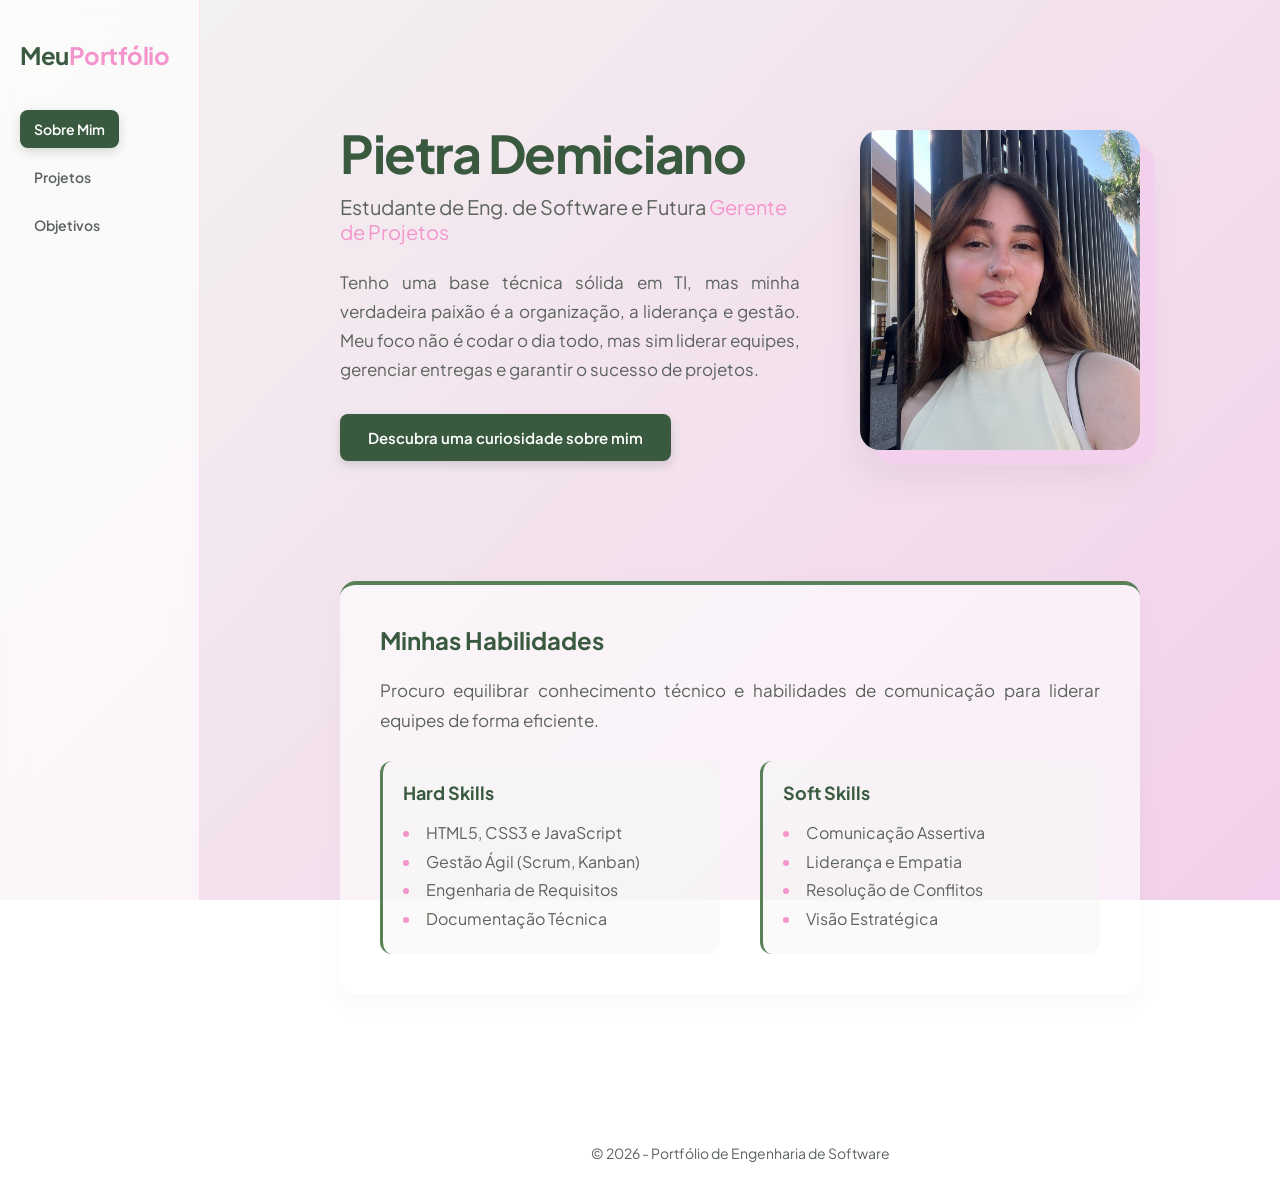
<file: index.html>
<!DOCTYPE html>
<html lang="pt-BR">

<head>
    <meta charset="UTF-8">
    <meta name="viewport" content="width=device-width, initial-scale=1.0">
    <title>Início | Pietra Demiciano</title>
    <link rel="stylesheet" href="style.css">
</head>

<body>
    <header>
        <div class="logo">Meu<span>Portfólio</span></div>
        <nav>
            <ul class="nav-links">
                <li><a href="index.html" class="active">Sobre Mim</a></li>
                <li><a href="projetos.html">Projetos</a></li>
                <li><a href="contato.html">Objetivos</a></li>
            </ul>
        </nav>
    </header>

    <main class="fade-in">
        <section class="hero">
            <div class="hero-text">
                <h1>Pietra Demiciano</h1>
                <h2>Estudante de Eng. de Software e Futura <span class="destaque-rosa">Gerente de Projetos</span></h2>
                <p>Tenho uma base técnica sólida em TI, mas minha verdadeira paixão é a organização, a liderança e
                    gestão. Meu foco não é codar o dia todo, mas sim liderar equipes, gerenciar entregas e garantir o
                    sucesso de projetos.</p>

                <button id="btn-curiosidade" onclick="mostrarCuriosidade()">Descubra uma curiosidade sobre mim</button>
                <p id="texto-curiosidade" class="escondido">Meu lado artístico me ajuda a enxergar soluções criativas no
                    trabalho. No gerenciamento de projetos, a criatividade é fundamental para resolver conflitos e
                    desenhar fluxos de trabalho eficientes.</p>
            </div>
            <div class="hero-image">
                <div class="foto-container">
                    <img src="IMG/foto1.jpeg" alt="foto de Pietra imagem inicial" class="foto-inicial">
                    <img src="IMG/foto2.jpeg" alt="foto de Pietra imagem secundária" class="foto-secundaria">
                </div>
            </div>
        </section>

        <section class="conteudo-bloco habilidades-secao">
            <h3>Minhas Habilidades</h3>
            <p>Procuro equilibrar conhecimento técnico e habilidades de comunicação para liderar equipes de forma
                eficiente.</p>

            <div class="skills-container">
                <div class="skill-column">
                    <h4 class="destaque-rosa">Hard Skills</h4>
                    <ul>
                        <li>HTML5, CSS3 e JavaScript</li>
                        <li>Gestão Ágil (Scrum, Kanban)</li>
                        <li>Engenharia de Requisitos</li>
                        <li>Documentação Técnica</li>
                    </ul>
                </div>

                <div class="skill-column">
                    <h4 class="destaque-rosa">Soft Skills</h4>
                    <ul>
                        <li>Comunicação Assertiva</li>
                        <li>Liderança e Empatia</li>
                        <li>Resolução de Conflitos</li>
                        <li>Visão Estratégica</li>
                    </ul>
                </div>
            </div>
        </section>
    </main>

    <footer>
        <p>&copy; 2026 - Portfólio de Engenharia de Software</p>
    </footer>

    <script src="script.js"></script>
</body>

</html>
</file>
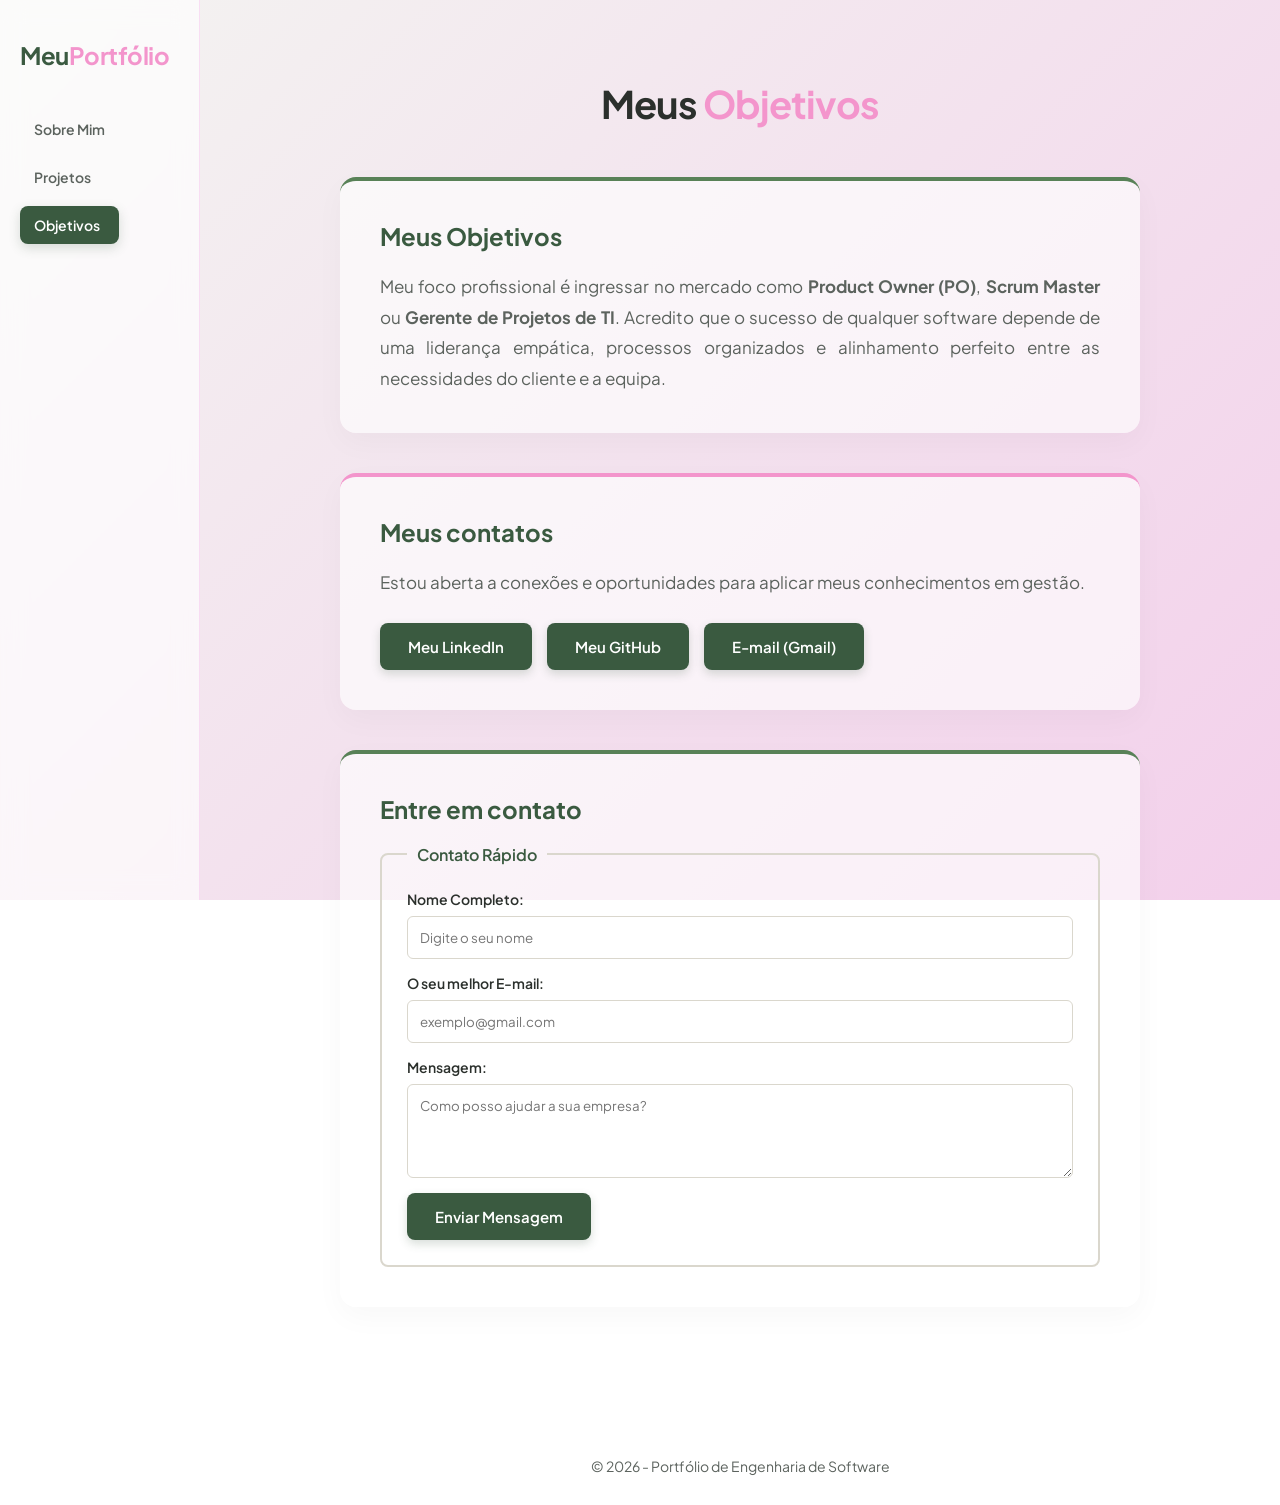
<file: contato.html>
<!DOCTYPE html>
<html lang="pt-BR">

<head>
    <meta charset="UTF-8">
    <meta name="viewport" content="width=device-width, initial-scale=1.0">
    <title>Objetivos e Contato | Meu Portfólio</title>
    <link rel="stylesheet" href="style.css">
</head>

<body>
    <header>
        <div class="logo">Meu<span>Portfólio</span></div>
        <nav>
            <ul class="nav-links">
                <li><a href="index.html">Sobre Mim</a></li>
                <li><a href="projetos.html">Projetos</a></li>
                <li><a href="contato.html" class="active">Objetivos</a></li>
            </ul>
        </nav>
    </header>

    <main class="fade-in">
        <h1 class="page-title">Meus <span class="destaque-rosa">Objetivos</span></h1>

        <section class="conteudo-bloco">
            <h3>Meus Objetivos</h3>
            <p>Meu foco profissional é ingressar no mercado como <strong>Product Owner (PO)</strong>, <strong>Scrum
                    Master</strong> ou <strong>Gerente de Projetos de TI</strong>. Acredito que o sucesso de qualquer
                software depende de uma liderança empática, processos organizados e alinhamento perfeito entre as
                necessidades do cliente e a equipa.</p>
        </section>

        <section class="conteudo-bloco contato-secao">
            <h3>Meus contatos</h3>
            <p>Estou aberta a conexões e oportunidades para aplicar meus conhecimentos em gestão.</p>
            <div class="links-botoes">
                <a href="https://www.linkedin.com/in/pietra-demiciano-oliveira-24716a2b8/" target="_blank"
                    class="btn">Meu LinkedIn</a>
                <a href="https://github.com/PietraDemiciano" target="_blank" class="btn">Meu GitHub</a>
                <a href="mailto:pietra.demiciano2007@gmail.com" target="_blank" class="btn">E-mail (Gmail)</a>
            </div>
        </section>

        <section class="conteudo-bloco">
            <h3>Entre em contato</h3>
            <form action="#" method="get">
                <fieldset>
                    <legend>Contato Rápido</legend>

                    <div class="input-group">
                        <label for="nome">Nome Completo:</label>
                        <input type="text" id="nome" name="nome" placeholder="Digite o seu nome" required>
                    </div>

                    <div class="input-group">
                        <label for="email">O seu melhor E-mail:</label>
                        <input type="email" id="email" name="email" placeholder="exemplo@gmail.com" required>
                    </div>

                    <div class="input-group">
                        <label for="mensagem">Mensagem:</label>
                        <textarea id="mensagem" name="mensagem" rows="4" placeholder="Como posso ajudar a sua empresa?"
                            required></textarea>
                    </div>

                    <button type="submit" class="btn">Enviar Mensagem</button>
                </fieldset>
            </form>
        </section>

    </main>

    <footer>
        <p>&copy; 2026 - Portfólio de Engenharia de Software</p>
    </footer>
</body>

</html>
</file>
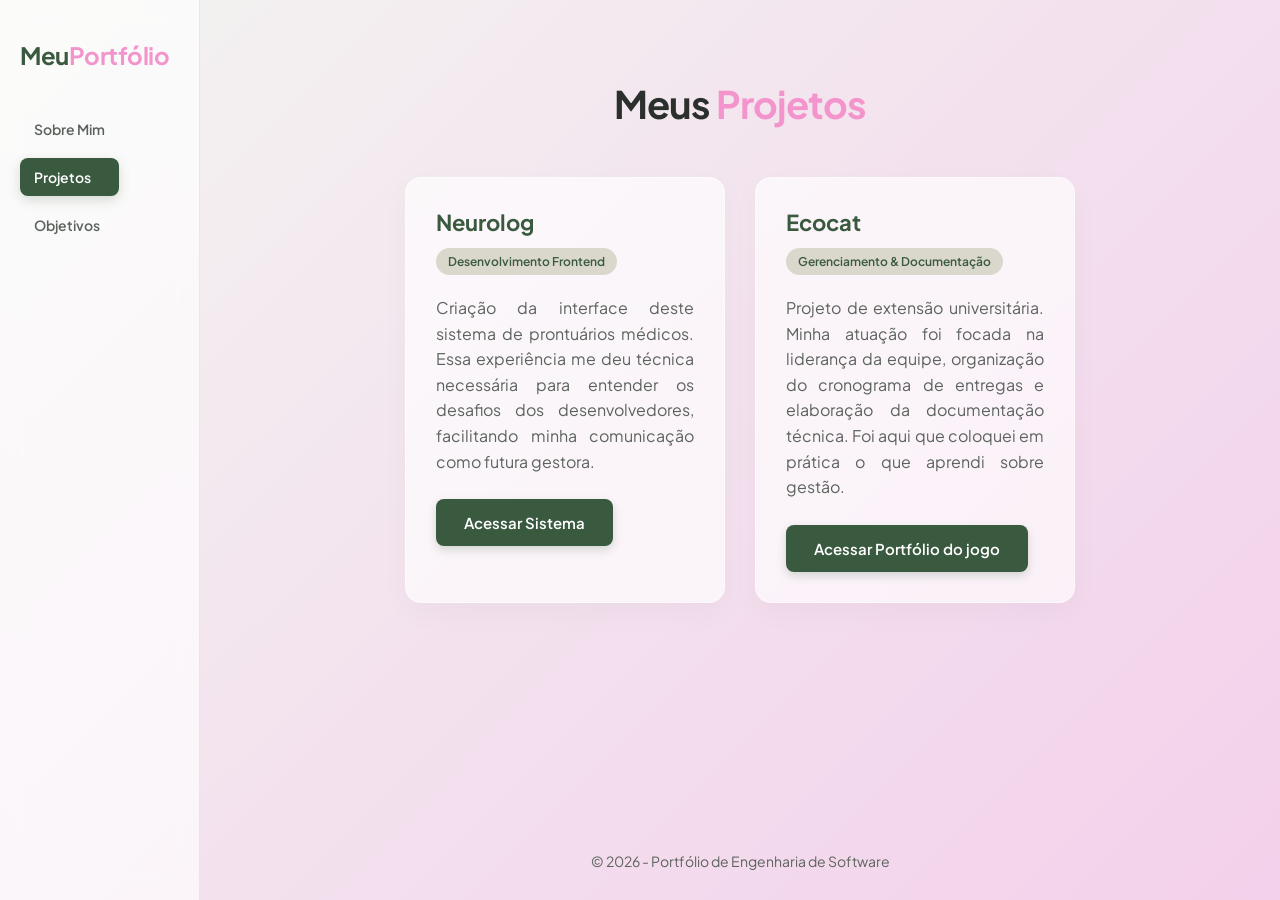
<file: projetos.html>
<!DOCTYPE html>
<html lang="pt-BR">

<head>
    <meta charset="UTF-8">
    <meta name="viewport" content="width=device-width, initial-scale=1.0">
    <title>Projetos | Meu Portfólio</title>
    <link rel="stylesheet" href="style.css">
</head>

<body>
    <header>
        <div class="logo">Meu<span>Portfólio</span></div>
        <nav>
            <ul class="nav-links">
                <li><a href="index.html">Sobre Mim</a></li>
                <li><a href="projetos.html" class="active">Projetos</a></li>
                <li><a href="contato.html">Objetivos</a></li>
            </ul>
        </nav>
    </header>

    <main class="fade-in">
        <h1 class="page-title">Meus <span class="destaque-rosa">Projetos</span></h1>

        <div class="projetos-container">
            <article class="projeto-card">
                <div class="projeto-info">
                    <h3>Neurolog</h3>
                    <span class="tag">Desenvolvimento Frontend</span>
                    <p>Criação da interface deste sistema de prontuários médicos. Essa experiência me deu técnica
                        necessária para entender os desafios dos desenvolvedores, facilitando minha comunicação como
                        futura gestora.</p>
                    <a href="https://neurolog.med.br/" target="_blank" class="btn">Acessar Sistema</a>
                </div>
            </article>

            <article class="projeto-card">
                <div class="projeto-info">
                    <h3>Ecocat</h3>
                    <span class="tag">Gerenciamento & Documentação</span>
                    <p>Projeto de extensão universitária. Minha atuação foi focada na liderança da equipe, organização
                        do cronograma de entregas e elaboração da documentação técnica. Foi aqui que coloquei em prática
                        o que aprendi sobre gestão.</p>
                    <a href="https://portifolioextensaouni.vercel.app/" target="_blank" class="btn">Acessar Portfólio do
                        jogo</a>
                </div>
            </article>
        </div>
    </main>

    <footer>
        <p>&copy; 2026 - Portfólio de Engenharia de Software</p>
    </footer>
</body>

</html>
</file>
<file: style.css>
@import url('https://fonts.googleapis.com/css2?family=Plus+Jakarta+Sans:wght@300;400;600;700&display=swap');

:root {
    --verde-escuro: #3a5a40;
    --verde-medio: #588157;
    --verde-claro: #dad7cd;
    --fundo-verde: #f3f4f1;

    --rosa-destaque: #f395cc;
    --rosa-claro: #f3d0eb;

    --texto-principal: #2b302c;
    --texto-secundario: #5c635e;

    --branco-vidro: #ffffffa6;
}

* {
    margin: 0;
    padding: 0;
    box-sizing: border-box;
    font-family: 'Plus Jakarta Sans', sans-serif;
}

body {
    background: linear-gradient(135deg, var(--fundo-verde) 0%, var(--rosa-claro) 100%);
    background-attachment: fixed;
    color: var(--texto-principal);
    display: flex;
    flex-direction: column;
    min-height: 100vh;
}

/* CABEÇALHO */
header {
    background-color: var(--branco-vidro);
    backdrop-filter: blur(12px);
    border-right: 1px solid #f1b3e765;
    position: fixed;
    top: 0;
    left: 0;
    width: 200px;
    height: 100vh;
    padding: 40px 20px;
    display: flex;
    flex-direction: column;
    align-items: flex-start;
    gap: 40px;
    z-index: 100;
}

.logo {
    font-size: 24px;
    font-weight: 700;
    color: var(--verde-escuro);
    letter-spacing: -0.5px;
}

.logo span {
    color: var(--rosa-destaque);
}

.nav-links {
    list-style: none;
    display: flex;
    flex-direction: column;
    gap: 10px;
    width: 100%;
}

.nav-links li a {
    text-decoration: none;
    color: var(--texto-secundario);
    font-weight: 600;
    font-size: 14px;
    padding: 10px 14px;
    border-radius: 8px;
    display: block;
    transition: all 0.3s ease;
}

.nav-links li a:hover {
    color: var(--verde-escuro);
    background-color: #5881571a;
    transform: translateX(4px);
}

.nav-links li a.active {
    background-color: var(--verde-escuro);
    color: #ffffff;
    box-shadow: 0 4px 12px #3a5a4033;
}

/* CONTEÚDO PRINCIPAL */
main {
    flex: 1;
    padding: 80px 6%;
    margin-left: 200px;
}

main p {
    text-align: justify;
}

.destaque-rosa {
    color: var(--rosa-destaque);
}

.page-title {
    text-align: center;
    margin-bottom: 50px;
    font-size: 38px;
    font-weight: 700;
    letter-spacing: -1px;
    max-width: 800px;
    margin-left: auto;
    margin-right: auto;
}

.hero {
    display: flex;
    align-items: center;
    justify-content: space-between;
    gap: 60px;
    margin-top: 40px;
    max-width: 800px;
    margin-left: auto;
    margin-right: auto;
}

.hero-text {
    flex: 1;
}

.hero-text h1 {
    font-size: 52px;
    font-weight: 700;
    color: var(--verde-escuro);
    margin-bottom: 8px;
    letter-spacing: -1.5px;
}

.hero-text h2 {
    font-size: 20px;
    font-weight: 400;
    margin-bottom: 24px;
    color: var(--texto-secundario);
}

.hero-text p {
    font-size: 17px;
    line-height: 1.7;
    color: var(--texto-secundario);
    margin-bottom: 30px;
}

/* IMAGENS */
.foto-container {
    position: relative;
    width: 280px;
    height: 320px;
    border-radius: 20px;
    box-shadow: 15px 15px 0px var(--rosa-claro), 0 20px 40px #00000014;
    overflow: hidden;
    transition: transform 0.4s ease;
}

.foto-container:hover {
    transform: translateY(-5px);
}

.foto-inicial,
.foto-secundaria {
    position: absolute;
    top: 0;
    left: 0;
    width: 100%;
    height: 100%;
    object-fit: cover;
    transition: opacity 0.6s ease-in-out, transform 0.6s ease;
}

.foto-inicial {
    opacity: 1;
}

.foto-secundaria {
    opacity: 0;
    transform: scale(1.05);
}

.foto-container:hover .foto-inicial {
    opacity: 0;
}

.foto-container:hover .foto-secundaria {
    opacity: 1;
    transform: scale(1);
}

/* BOTÕES */
button,
.btn {
    background-color: var(--verde-escuro);
    color: #ffffff;
    border: none;
    padding: 14px 28px;
    font-size: 15px;
    font-weight: 600;
    border-radius: 8px;
    cursor: pointer;
    text-decoration: none;
    display: inline-block;
    transition: all 0.3s ease;
    box-shadow: 0 4px 10px #3a5a4033;
}

button:hover,
.btn:hover {
    background-color: var(--verde-medio);
    transform: translateY(-2px);
    box-shadow: 0 6px 15px #3a5a404d;
}

.links-botoes {
    display: flex;
    gap: 15px;
    flex-wrap: wrap;
    margin-top: 25px;
}

/* CURIOSIDADE */
.escondido {
    display: none;
}

.curiosidade-box {
    margin-top: 25px;
    padding: 20px;
    background-color: var(--branco-vidro);
    border-left: 4px solid var(--rosa-destaque);
    border-radius: 0 8px 8px 0;
    color: var(--verde-escuro);
    font-size: 16px;
    line-height: 1.6;
    animation: slideDown 0.4s ease-out forwards;
}

@keyframes slideDown {
    from {
        opacity: 0;
        transform: translateY(-10px);
    }

    to {
        opacity: 1;
        transform: translateY(0);
    }
}

/* PROJETOS */
.projetos-container {
    display: grid;
    grid-template-columns: repeat(auto-fit, 320px);
    justify-content: center;
    align-items: stretch;
    gap: 30px;
    max-width: 800px;
    margin-left: auto;
    margin-right: auto;
}

.projeto-card {
    background-color: var(--branco-vidro);
    border-radius: 16px;
    border: 1px solid #ffffff80;
    padding: 30px;
    box-shadow: 0 10px 30px #00000008;
    transition: all 0.3s ease;
    display: flex;
    flex-direction: column;
    height: 100%;
}

.projeto-card:hover {
    transform: translateY(-8px);
    box-shadow: 0 15px 35px #0000000f;
    background-color: #ffffff;
}

.projeto-card h3 {
    font-size: 22px;
    color: var(--verde-escuro);
    margin-bottom: 12px;
}

.tag {
    display: inline-block;
    color: var(--verde-escuro);
    background-color: var(--verde-claro);
    padding: 6px 12px;
    border-radius: 20px;
    font-size: 12px;
    font-weight: 600;
    margin-bottom: 20px;
    align-self: flex-start;
}

.projeto-card p {
    color: var(--texto-secundario);
    line-height: 1.6;
    margin-bottom: 25px;
    flex-grow: 1;
}

.projeto-card .btn {
    margin-top: auto;
    align-self: center;
}

.conteudo-bloco {
    background-color: var(--branco-vidro);
    padding: 40px;
    border-radius: 16px;
    margin-bottom: 40px;
    box-shadow: 0 10px 30px #00000008;
    border-top: 4px solid var(--verde-medio);
    max-width: 800px;
    margin-left: auto;
    margin-right: auto;
    text-align: justify;
}

.conteudo-bloco h3 {
    color: var(--verde-escuro);
    font-size: 24px;
    margin-bottom: 20px;
}

.conteudo-bloco p {
    color: var(--texto-secundario);
    line-height: 1.8;
    font-size: 17px;
}

.contato-secao {
    border-top: 4px solid var(--rosa-destaque);
}

/* FORMULÁRIO */
form fieldset {
    border: 2px solid var(--verde-claro);
    border-radius: 8px;
    padding: 25px;
    margin-top: 20px;
}

form legend {
    color: var(--verde-escuro);
    font-weight: 600;
    padding: 0 10px;
}

.input-group {
    display: flex;
    flex-direction: column;
    margin-bottom: 15px;
}

.input-group label {
    margin-bottom: 8px;
    color: var(--texto-principal);
    font-weight: 600;
    font-size: 14px;
}

.input-group input,
.input-group textarea {
    padding: 12px;
    border: 1px solid var(--verde-claro);
    border-radius: 6px;
    outline: none;
    font-family: inherit;
    transition: all 0.3s ease;
}

.input-group input:focus,
.input-group textarea:focus {
    border-color: var(--rosa-destaque);
    box-shadow: 0 0 5px rgba(243, 149, 204, 0.4);
}

/* RODAPÉ */
footer {
    text-align: center;
    padding: 30px;
    color: var(--texto-secundario);
    font-size: 14px;
    margin-left: 200px;
}

/* ANIMAÇÃO INICIAL */
.fade-in {
    animation: fadeIn 0.8s ease-out;
}

@keyframes fadeIn {
    from {
        opacity: 0;
        transform: translateY(15px);
    }

    to {
        opacity: 1;
        transform: translateY(0);
    }
}

/* HABILIDADES */
.habilidades-secao {
    margin-top: 120px;
}

.skills-container {
    display: flex;
    gap: 40px;
    margin-top: 25px;
}

.skill-column {
    flex: 1;
    background-color: #f3f4f166;
    padding: 20px;
    border-radius: 12px;
    border-left: 3px solid var(--verde-medio);
}

.skill-column h4 {
    margin-bottom: 15px;
    font-size: 18px;
    color: var(--verde-escuro);
}

.skill-column ul {
    list-style-type: disc;
    list-style-position: inside;
    color: var(--texto-secundario);
    line-height: 1.8;
}

.skill-column ul li::marker {
    color: var(--rosa-destaque);
}

/* RESPONSIVIDADE */
@media (max-width: 992px) {
    header {
        position: relative;
        width: 100%;
        height: auto;
        flex-direction: column;
        align-items: center;
        padding: 30px 5%;
        gap: 30px;
        border-right: none;
        border-bottom: 1px solid #ffffff66;
    }

    .nav-links {
        flex-direction: row;
        justify-content: center;
        flex-wrap: wrap;
    }

    main,
    footer {
        margin-left: 0;
        padding: 40px 5%;
    }

    .hero {
        flex-direction: column-reverse;
        text-align: center;
        gap: 40px;
    }

    .page-title {
        text-align: center;
    }

    .skills-container {
        flex-direction: column;
        gap: 20px;
    }

    .habilidades-secao {
        margin-top: 60px;
    }
}
</file>
